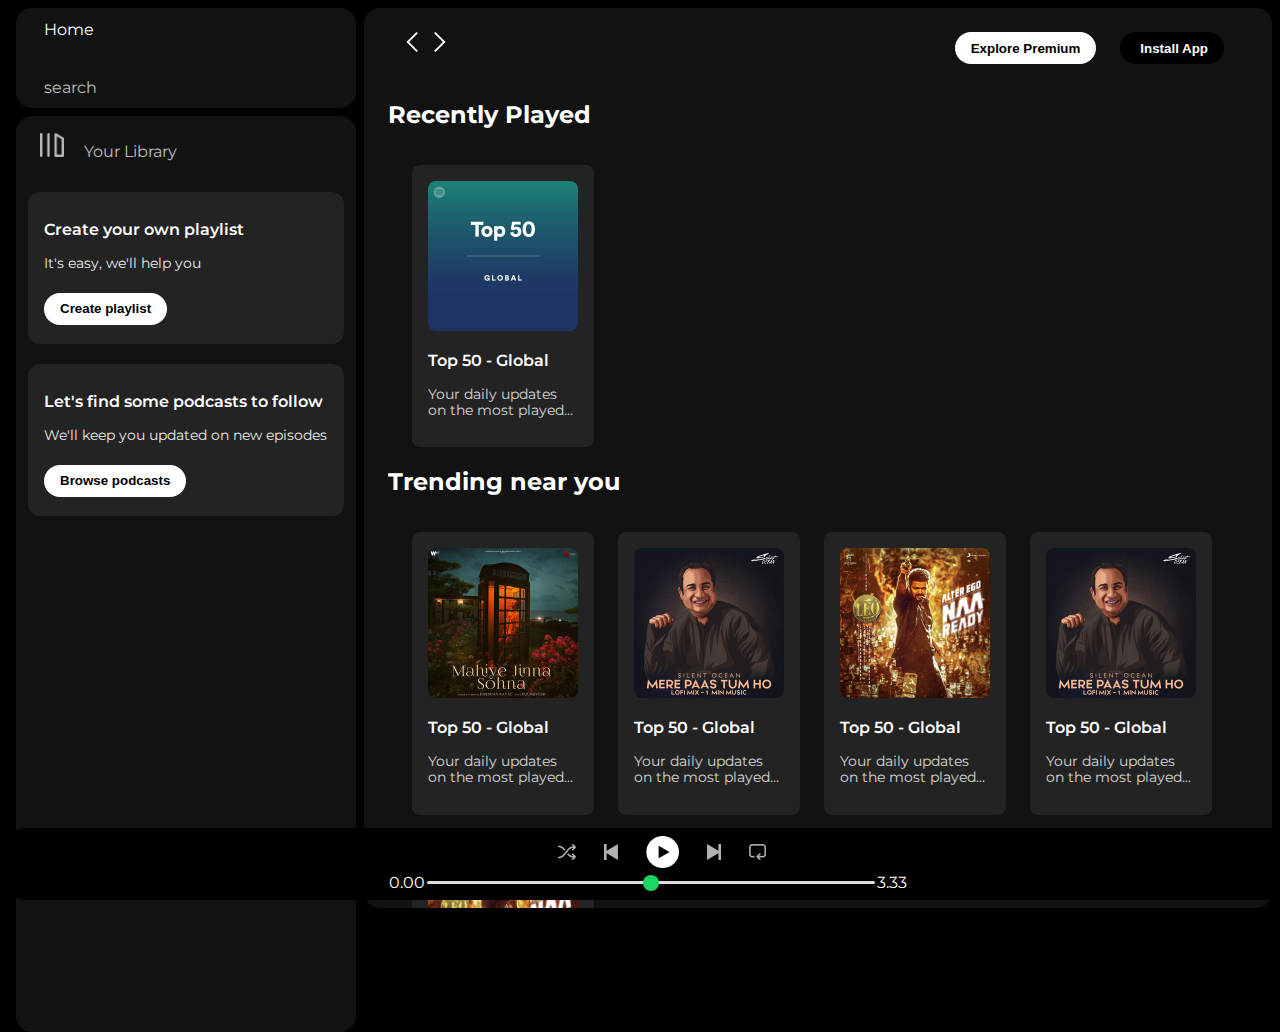
<file: index.html>
<!DOCTYPE html>
<html lang="en">
<head>
    <meta charset="UTF-8">
    <meta name="viewport" content="width=device-width, initial-scale=1.0">
    <link rel="stylesheet" href="https://cdnjs.cloudflare.com/ajax/libs/font-awesome/6.4.2/css/all.min.css" integrity="sha512-z3gLpd7yknf1YoNbCzqRKc4qyor8gaKU1qmn+CShxbuBusANI9QpRohGBreCFkKxLhei6S9CQXFEbbKuqLg0DA==" crossorigin="anonymous" referrerpolicy="no-referrer" />
    <link rel="icon" href="./assets/logo.png">
    <title>Spotify - Web Player: Music for everyone</title>
    <link rel="stylesheet" href="index.css">
    <link rel="preconnect" href="https://fonts.googleapis.com">
    <link rel="preconnect" href="https://fonts.gstatic.com" crossorigin>
    <link href="https://fonts.googleapis.com/css2?family=Montserrat:wght@300;400;500;600;700&display=swap" rel="stylesheet">
    </head>
<body>
     <div class="main">
        <div class="sidebar">  
            <div class="nav">
                <div class="nav-option" style="opacity: 1;">
                    <i class="fa-solid fa-house" onclick="location.href='index.html'"></i>             
                    <a href="index.html">Home</a>
                </div>
                <div class="nav-option">
                    <i class="fa-solid fa-magnifying-glass"></i>        
                    <a href="#">search</a>
                </div>
            </div>
            <div class="library">
                <div class="options">
                    <div class="lib-option nav-option">
                        <img src="./assets/library_icon.png" alt="library_icon">
                        <a href="#">Your Library</a>
                    </div>
                    <div class="icons">
                        <i class="fa-solid fa-plus"></i>
                        <i class="fa-solid fa-arrow-right"></i>
                    </div>
                </div>
                <div class="lib-box">
                    <div class="box">
                        <p class="box-p1">Create your own playlist</p>
                        <p class="box-p2">It's easy, we'll help you</p>
                        <button class="badge">Create playlist</button>
                    </div>
                    <div class="box">
                        <p class="box-p1">Let's find some podcasts to follow</p>
                        <p class="box-p2">We'll keep you updated on new episodes</p>
                        <button class="badge">Browse podcasts</button>
                    </div>
                </div>
            </div>
        </div>
        <div class="main-content">
            <div class="sticky-nav">
                <div class="sticky-nav-icons">
                    <img src="./assets/backward_icon.png" alt="">
                    <img src="./assets/forward_icon.png" class="hide" alt="">
                </div>
                    <div class="sticky-nav-options">
                    <button class="badge nav-item hide">Explore Premium</button>
                    <button class="badge nav-item dark-badge"><i class="fa-solid fa-circle-arrow-down" style="margin-right: 4px;"></i>Install App</button>
                    <i class="fa-regular fa-user"></i>
                </div>
            </div>

            <h2>Recently Played</h2>
            <div class="cards-container">
                <div class="card" onclick="location.href='playlist1.html'">
                    <img src="assets/card1img.jpeg" class="card-image" alt="image">
                    <p class="card-title" >Top 50 - Global</p>
                    <p class="card-info">Your daily updates on the most played...</p>
                </div>

            </div>
            <h2>Trending near you</h2>
            <div class="cards-container">
                <div class="card">
                    <img src="assets/card2img.jpeg" class="card-image" alt="image">
                    <p class="card-title" >Top 50 - Global</p>
                    <p class="card-info">Your daily updates on the most played...</p>
                </div>

                <div class="card">
                    <img src="assets/card3img.jpeg" class="card-image" alt="image">
                    <p class="card-title" >Top 50 - Global</p>
                    <p class="card-info">Your daily updates on the most played...</p>
                </div>
                <div class="card">
                    <img src="assets/card4img.jpeg" class="card-image" alt="image">
                    <p class="card-title" >Top 50 - Global</p>
                    <p class="card-info">Your daily updates on the most played...</p>
                </div>
                <div class="card">
                    <img src="assets/card3img.jpeg" class="card-image" alt="image">
                    <p class="card-title" >Top 50 - Global</p>
                    <p class="card-info">Your daily updates on the most played...</p>
                </div>
                <div class="card">
                    <img src="assets/card4img.jpeg" class="card-image" alt="image">
                    <p class="card-title" >Top 50 - Global</p>
                    <p class="card-info">Your daily updates on the most played...</p>
                </div>
            </div>

            <h2>Featured Charts</h2>
            <div class="cards-container">
                <div class="card">
                    <img src="assets/card5img.jpeg" class="card-image" alt="image">
                    <p class="card-title" >Top 50 - Global</p>
                    <p class="card-info">Your daily updates on the most played...</p>
                </div>
                <div class="card">
                    <img src="assets/card6img.jpeg" class="card-image" alt="image">
                    <p class="card-title" >Top Songs - India</p>
                    <p class="card-info">Your daily updates on the most played...</p>
                </div>
                <div class="card">
                    <img src="assets/card1img.jpeg" class="card-image" alt="image">
                    <p class="card-title" >Top 50 - Global</p>
                    <p class="card-info">Your daily updates on the most played...</p>
                </div>
            </div>
            
            <div class="footer">
                <div class="line"></div>
            </div>
            
        </div>
        <div class="musicplayer">
            <div class="album"></div>
            <div class="player">
                <div class="player-controls">
                    <img src="assets/player_icon1.png" class="player-control-icon" alt="">
                    <img src="assets/player_icon2.png" class="player-control-icon" alt="">
                    <img src="assets/player_icon3.png" class="player-control-icon play-button" alt="">
                    <img src="assets/player_icon4.png" class="player-control-icon" alt="">
                    <img src="assets/player_icon5.png" class="player-control-icon" alt="">
                </div>
                <div class="playback-bar">
                    <span class="curr-time">0.00</span>
                    <input type="range" min="0" max="100" class="progress-bar">
                    <span class="tot-time">3.33</span>
                </div>
            </div>
            <div class="controls"></div>
        </div>
     </div>
</body>
</html>
</file>
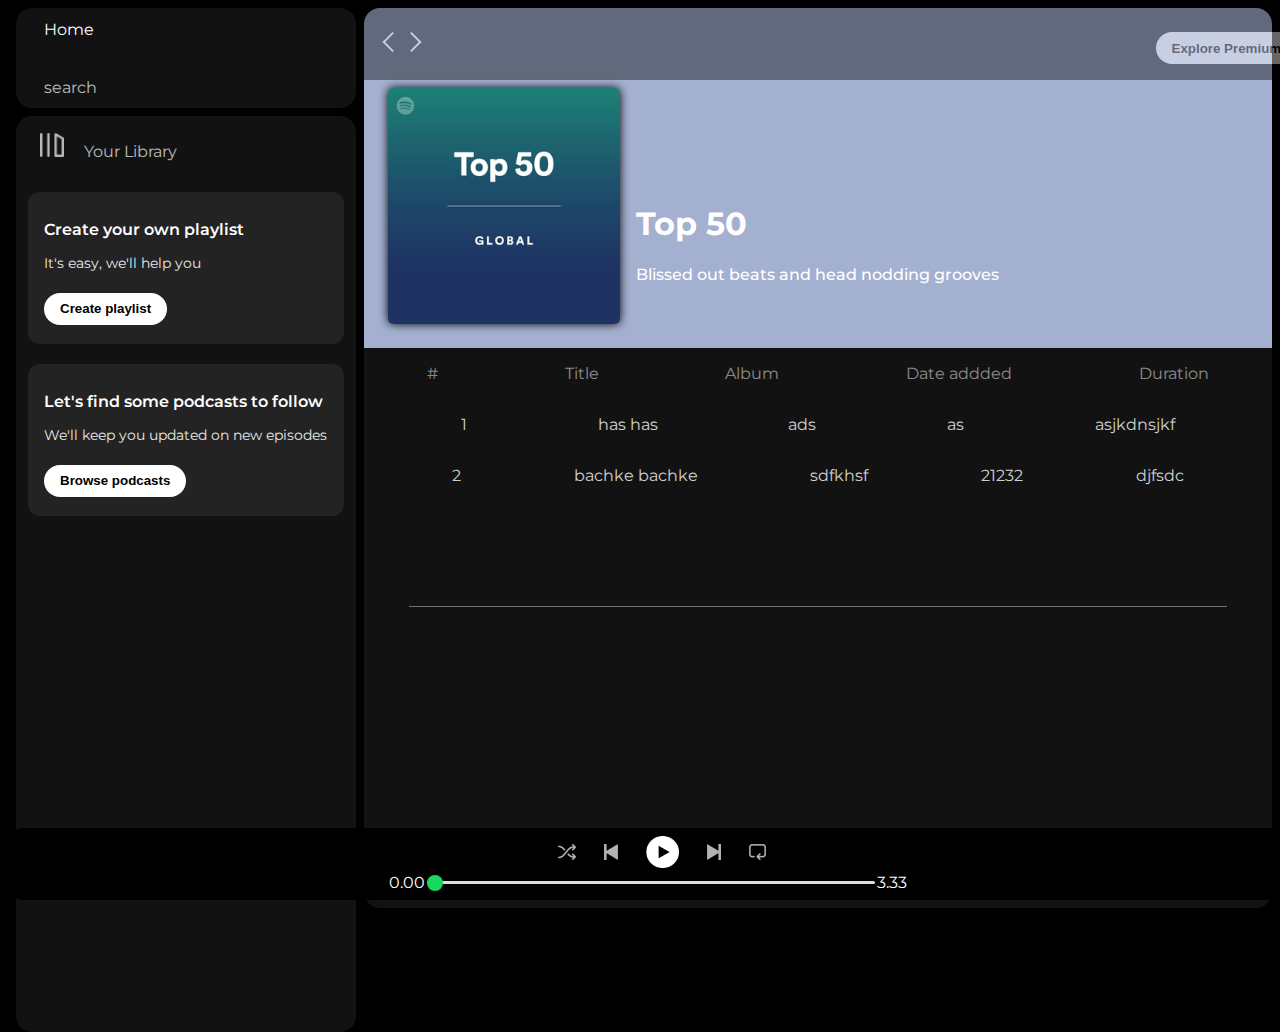
<file: playlist1.html>
<!DOCTYPE html>
<html lang="en">

<head>
    <meta charset="UTF-8">
    <meta name="viewport" content="width=device-width, initial-scale=1.0">
    <link rel="stylesheet" href="https://cdnjs.cloudflare.com/ajax/libs/font-awesome/6.4.2/css/all.min.css"
        integrity="sha512-z3gLpd7yknf1YoNbCzqRKc4qyor8gaKU1qmn+CShxbuBusANI9QpRohGBreCFkKxLhei6S9CQXFEbbKuqLg0DA=="
        crossorigin="anonymous" referrerpolicy="no-referrer" />
    <link rel="icon" href="./assets/logo.png">
    <title>Playlist 1</title>
    <link rel="stylesheet" href="index.css">
    <link rel="stylesheet" href="playlist1.css">
    <link rel="preconnect" href="https://fonts.googleapis.com">
    <link rel="preconnect" href="https://fonts.gstatic.com" crossorigin>
    <link href="https://fonts.googleapis.com/css2?family=Montserrat:wght@300;400;500;600;700&display=swap"
        rel="stylesheet">
</head>
<style>
    
</style>

<body>
    <div class="main">
        <div class="sidebar">
            <div class="nav">
                <div class="nav-option" style="opacity: 1;">
                    <i class="fa-solid fa-house" onclick="location.href='index.html'"></i>
                    <a href="index.html">Home</a>
                </div>
                <div class="nav-option">
                    <i class="fa-solid fa-magnifying-glass"></i>
                    <a href="#">search</a>
                </div>
            </div>
            <div class="library">
                <div class="options">
                    <div class="lib-option nav-option">
                        <img src="./assets/library_icon.png" alt="library_icon">
                        <a href="#">Your Library</a>
                    </div>
                    <div class="icons">
                        <i class="fa-solid fa-plus"></i>
                        <i class="fa-solid fa-arrow-right"></i>
                    </div>
                </div>
                <div class="lib-box">
                    <div class="box">
                        <p class="box-p1">Create your own playlist</p>
                        <p class="box-p2">It's easy, we'll help you</p>
                        <button class="badge">Create playlist</button>
                    </div>
                    <div class="box">
                        <p class="box-p1">Let's find some podcasts to follow</p>
                        <p class="box-p2">We'll keep you updated on new episodes</p>
                        <button class="badge">Browse podcasts</button>
                    </div>
                </div>
            </div>
        </div>
        <div class="main-content">
            <div class="sticky-nav">
                <div class="sticky-nav-icons">
                    <img src="./assets/backward_icon.png" alt="">
                    <img src="./assets/forward_icon.png" class="hide" alt="">
                </div>
                <div class="sticky-nav-options">
                    <button class="badge nav-item hide">Explore Premium</button>
                    <button class="badge nav-item dark-badge"><i class="fa-solid fa-circle-arrow-down"
                            style="margin-right: 4px;"></i>Install App</button>
                    <i class="fa-regular fa-user"></i>
                </div>
            </div>
            <div id="banner">
                <img src="assets/card1img.jpeg" class="banner-img" alt="image">
                <div id="banner-content">
                    <h1>Top 50</h1>
                    <p>Blissed out beats and head nodding grooves </p>
                </div>
            </div>

            <div class="playlist-func" ></div>
            <div class="songs">
                <div class="title-1">
                    <div><p>#</p></div>
                    <div><p>Title</p></div>
                    <div><p>Album</p></div>
                    <div><p>Date addded</p></div>
                    <div><p>Duration</p></div>
                </div>
                <audio src="" id="audio" ontimeupdate="updateprogressbar()" ></audio>
                <div class="title"  onclick="playsong('assets/abc.mp3')">

                    <div><p>1</p></div>
                    <div><p>has has</p></div>
                    <div><p>ads</p></div>
                    <div><p>as</p></div>
                    <div><p>asjkdnsjkf</p></div>
                </div>
                <div class="title" onclick="playsong('assets/abc2.mp3')">

                    <!-- <p>2</p>
                    <p>Bachke Bachke</p>
                    <p>1</p>
                    <p>1</p>
                    <p>1</p> -->

                    <div><p>2</p></div>
                    <div><p>bachke bachke</p></div>
                    <div><p>sdfkhsf</p></div>
                    <div><p>21232</p></div>
                    <div><p>djfsdc</p></div>
                </div>
            </div>

            <div>

            </div>

            <div class="footer">
                <div class="line"></div>
            </div>

        </div>
        <div class="musicplayer">
            <div class="album"></div>
            <div class="player">
                <div class="player-controls">
                    <img src="assets/player_icon1.png" class="player-control-icon" alt="">
                    <img src="assets/player_icon2.png" class="player-control-icon" alt="">
                    <img src="assets/player_icon3.png" id="playbutton" class="player-control-icon play-button" onclick="playpause();    " alt="">
                    <img src="assets/player_icon4.png" class="player-control-icon" alt="">
                    <img src="assets/player_icon5.png" class="player-control-icon" alt="">
                </div>
                <div class="playback-bar">
                    <span class="curr-time">0.00</span>
                    <input type="range" min="0" max="100" class="progress-bar" id="progressbar" value="0" step="0.01" onchange="seeksong()">
                    <span class="tot-time">3.33</span>
                </div>
            </div>
            <div class="controls"></div>
        </div>
    </div>

    <script>
        
        
            function playsong(audioname){
                var audio = document.getElementById("audio")
                var button = document.getElementById('playbutton')
                var pause ='assets/pasue.png'
                button.src =  pause
                audio.src = audioname
                audio.play();
            }
            
            
            
            function playpause(){
                var button = document.getElementById('playbutton')
                var audio = document.getElementById("audio")
                var pause ='assets/pasue.png'
                var play ='assets/player_icon3.png'
                if (audio.paused ){
                    audio.play()
                    button.src =  pause
                    
                }
                else{
                    audio.pause()
                    button.src =  play
                }
                
            }
            
            function updateprogressbar(){
                var audio = document.getElementById("audio")
                var progressbar = document.getElementById("progressbar")
                progressbar.value = (audio.currentTime/audio.duration)*100
                
                
            }
            
            function seeksong() {
                var audio = document.getElementById("audio")
                var progressbar = document.getElementById("progressbar")
                audio.currentTime = (progressbar.value/100) * audio.duration;

            }

        
    </script>
</body>

</html>
</file>
<file: index.css>
body{
    font-family: 'Montserrat', sans-serif;
    margin: 0;
    background-color: black;
    color: white;
    overflow: hidden;
    
}
.main{
    display: flex;
    height: 100vh;
    padding: 0.5rem;
}

.sidebar{
    background-color: black;
    width: 340px;
    border-radius: 1rem;    /* 1rem = 16 px*/
    margin-left: 0.5rem;
    margin-right: 0.5rem;
}

.main-content{
    background-color: #121212;
    flex: 1;
    border-radius: 1rem;
    /* overflow: auto; */
    overflow-y: scroll;
    padding-right: 15px;
    padding: 0 1.5rem 0 1.5rem;
}

.musicplayer{
    background-color: black;
    position: fixed;
    bottom: 0px;
    width: 100%;
    height: 72px;
    border-radius: 1rem;
}

a{
    text-decoration: none;
    color: white;
}

.nav{
    background-color: #121212;
    border-radius: 1rem;
    display: flex;
    flex-direction: column;
    justify-content: center;
    height: 100px;
    padding: 0.5rem 0.75 rem;
}

.nav-option{
    line-height: 2.5rem;
    opacity: 0.7;
    padding: 0.5rem 0.75rem;
}

.nav-option:hover{
    opacity: 1;
}

.nav-option i{
    font-size: 1.25rem;
}
.nav-option a{
    font-size: 1rem;
    margin: 1rem;
}


.library{
    background-color: #121212;
    border-radius: 1rem;
    height: 100%;
    margin-top: 0.5rem;
    padding: 0.5rem 0.75rem;
}

.options{
    display: flex;
    justify-content: space-between;
    align-items: center;
    
}

.lib-option img{
    height: 1.5rem;
    width: 1.5rem;
    align-items: center;
}

.icons{
    font-size: 1.25rem;
    
    display: flex;
}

.icons i{
    opacity: 0.7;
    margin: 1rem;
}

.icons i:hover{
    opacity: 1;
}

.box{
    background-color: #232323;
    height: 8rem;
    border-radius: 0.75rem;
    margin: 0.75rem 0 1.25rem 0;
    padding: 0.75rem 1rem;
    
}

.box-p1{
    font-size: 1rem;
    font-weight: 600;
}

.box-p2{
    font-size: 0.85rem;
    opacity: 0.9;
}

.badge{
    background-color: #fff;
    border:none;
    border-radius: 100px;
    height: 2rem;  
    width: fit-content;
    color: black;
    align-items: center;
    padding: 0.25rem 1rem;
    font-weight: 600;
    margin-top: 0.5rem;
}

.sticky-nav{
    position: sticky;
    top: 0;
    background-color: #121212;
    display: flex;
    justify-content: space-between;
    align-items: center;
    padding: 1rem 0 1rem 0;
    z-index: 1;
}

.sticky-nav-icons{
    margin-left: 0.75rem;
}

.sticky-nav-options{
    display: flex;
    justify-content: center;
    align-items: center;
}

.nav-item{
    margin-right: 1.5rem;
}

.dark-badge{
    background-color: black;
    color: white;
}

@media (max-width:1000px ) 
{
    .hide{
        display: none;
    }

    
}

.cards-container{
    display: flex;
    flex-wrap: wrap;
}

.card{
    background-color: #232323;
    border-radius: 0.5rem;
    width: 150px;
    padding: 1rem;
    margin-left: 1.5rem;
    margin-top: 1rem;
}

.card-image{
    border-radius: 0.5rem;
    width: 100%;

}

.card-title{
    font-weight: 600;
}

.card-info{
    font-size: 0.85rem;
    opacity: 0.8;
}

.footer{
    height: 300px;
    display: flex;
    align-items: center;
    justify-content: center;
}
.line{
    width: 90%;
    height: 30%;
    border-top: 1px solid white;
    opacity: 0.4;
}

.musicplayer{
    display: flex;
    justify-content: center;
    align-items: center;
}

.album{
    width: 25%;
}

.player{
    width: 50%;
}
.controls{
    width: 25%;
}

.player-control-icon{
    height: 1rem;
    margin-left: 1.75rem;
    opacity: 0.7;
}

.player-control-icon:hover{
    opacity: 1;
}

.player-controls{
    display: flex;
    justify-content: center;
    align-items: center;
    
}
.playback-bar{
    display: flex;
    justify-content: center;
    align-items: center;
    margin-top: 0.3rem;
    
}
.play-button{
    opacity: 1;
    height: 2rem;
}

.progress-bar{
    width: 70%;
    appearance: none;
    background-color: transparent;
    cursor: pointer;

}

.progress-bar::-webkit-slider-runnable-track{
    background-color: #ddd;
    height: 0.2rem;
    border-radius: 100px;

}

.progress-bar::-webkit-slider-thumb{
    appearance: none;
    height: 1rem;
    width: 1rem;
    background-color: #1bd760 ;
    border-radius: 50%;
    margin-top:  -6px;
}
</file>
<file: playlist1.css>
.sticky-nav {
    /* position: sticky; */
    position: fixed;
    top: 0.5rem;
    /* right: 0.5rem; */
    /* background-color: #121212; */
    background-color: black;
    opacity: 0.4;
    display: flex;
    justify-content: space-between;
    align-items: center;
    padding: 1rem 0 1rem 0;
    z-index: 1;
    width: 1100.8px;
}

.sticky-nav-icons {
    margin-left: 0.75rem;
}

.sticky-nav-options {
    display: flex;
    justify-content: center;
    align-items: center;
    margin-right: 1rem;
}

#banner {
    background-color: #a3b0cf;
    width: 100%;
    height: 340px;
    display: flex;

}

#banner-content{
    position: relative;
    top: 175px;
    font-weight: 500;
}

.main-content {
    padding: 0;
}

.banner-img {
    width: 232px;
    border-radius: 5px;
    margin: 5.01rem 1.5rem 1.5rem;
    margin-right: 1rem;
    box-shadow: 0 0 10px black;
    /* scale: 0.5; */

}

.title-1{
    display: flex;
    justify-content: space-around;
    opacity: 0.5;
}
.title{
    display: flex;
    justify-content: space-around;
    opacity: 0.5;
    margin-left:  2rem;
    margin-right:  2rem;
    opacity: 0.8;

}
.title:hover{
    background-color: #232323;
    border-radius: 4px;
    cursor: pointer;
}
</file>
